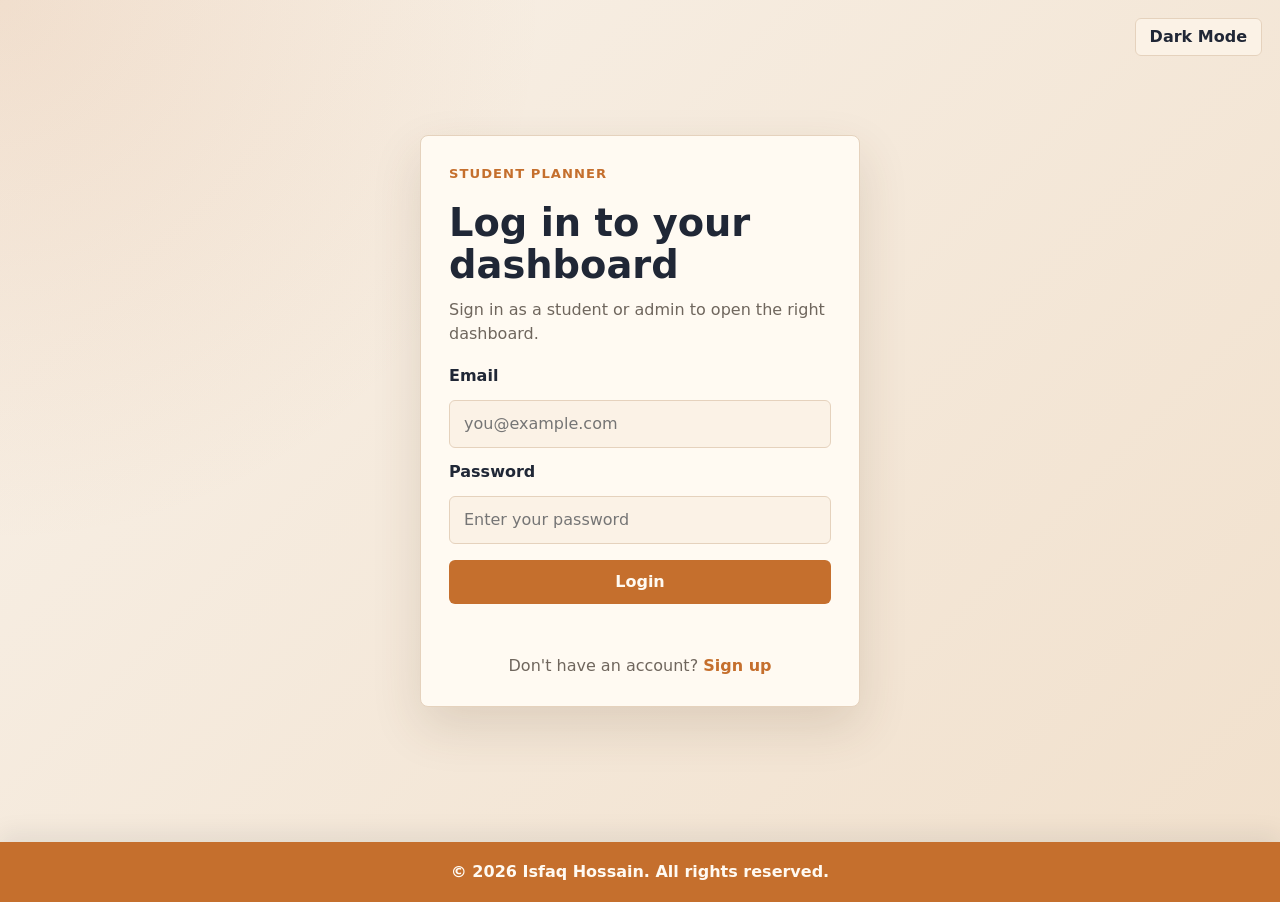
<file: index.html>
<!DOCTYPE html>
<html lang="en">
<head>
  <meta charset="UTF-8">
  <meta name="viewport" content="width=device-width, initial-scale=1.0">
  <title>Student Task Manager</title>
  <meta http-equiv="refresh" content="0; url=login.html">
</head>
<body>
  <script>
    window.location.href = "login.html";
  </script>
</body>
</html>
</file>
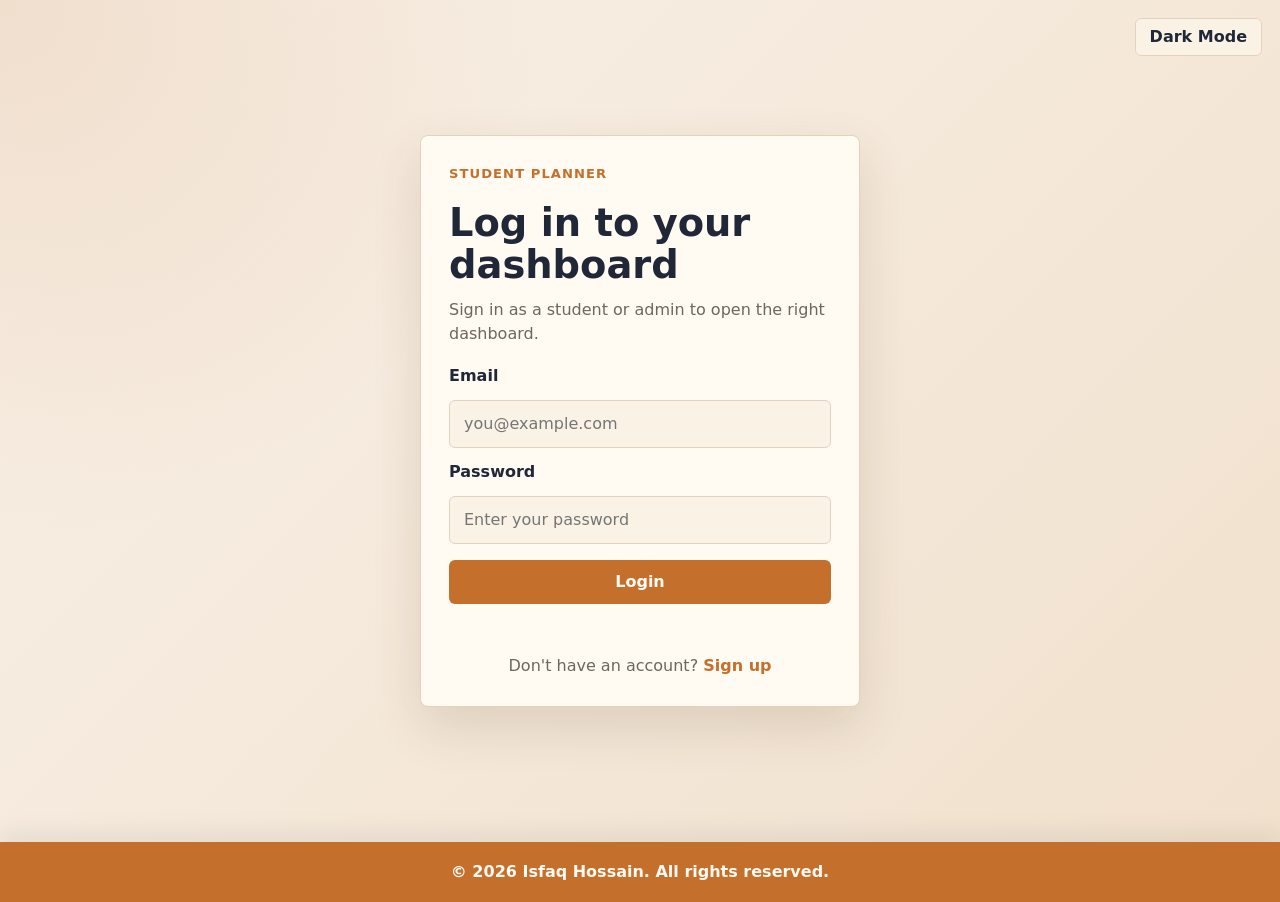
<file: admin.html>
<!DOCTYPE html>
<html lang="en">
<head>
  <meta charset="UTF-8">
  <meta name="viewport" content="width=device-width, initial-scale=1.0">
  <title>Admin Dashboard | Student Task Manager</title>
  <link rel="stylesheet" href="style.css">
</head>
<body>
  <main class="page-content">
    <div class="app admin-app">
      <section class="app-header" aria-labelledby="admin-page-title">
        <div>
          <p class="eyebrow">Student Planner Admin</p>
          <h1 id="admin-page-title">Admin Dashboard</h1>
          <p class="intro">Manage student accounts and review task progress across the app.</p>
        </div>
        <div class="user-controls">
          <button id="theme-toggle" class="theme-toggle" type="button" aria-pressed="false">Dark Mode</button>
          <p id="admin-welcome-message">Welcome, Admin</p>
          <button id="admin-logout-btn" class="logout-btn" type="button">Logout</button>
        </div>
      </section>

      <section class="admin-panel" aria-labelledby="admin-summary-title">
        <div class="section-heading-row">
          <div>
            <p class="section-kicker">Overview</p>
            <h2 id="admin-summary-title">Platform statistics</h2>
          </div>
        </div>

        <div class="admin-summary-grid" aria-label="Admin dashboard summary">
          <div class="summary-item"><span class="summary-label">Total Users</span><strong id="admin-total-users">0</strong></div>
          <div class="summary-item"><span class="summary-label">Active Users</span><strong id="admin-active-users">0</strong></div>
          <div class="summary-item"><span class="summary-label">Blocked Users</span><strong id="admin-blocked-users">0</strong></div>
          <div class="summary-item"><span class="summary-label">Total Tasks</span><strong id="admin-total-tasks">0</strong></div>
          <div class="summary-item"><span class="summary-label">Completed</span><strong id="admin-completed-tasks">0</strong></div>
          <div class="summary-item"><span class="summary-label">Pending</span><strong id="admin-pending-tasks">0</strong></div>
          <div class="summary-item"><span class="summary-label">Overdue</span><strong id="admin-overdue-tasks">0</strong></div>
          <div class="summary-item"><span class="summary-label">Deadline Soon</span><strong id="admin-deadline-soon-tasks">0</strong></div>
          <div class="summary-item"><span class="summary-label">High Priority</span><strong id="admin-high-priority-tasks">0</strong></div>
        </div>
      </section>

      <section class="admin-panel" aria-labelledby="admin-users-title">
        <div class="section-heading-row">
          <div>
            <p class="section-kicker">Users</p>
            <h2 id="admin-users-title">Student user management</h2>
          </div>
          <p class="section-note">Reset password sets a temporary password: 123456</p>
        </div>
        <div id="admin-user-list" class="admin-user-list" aria-live="polite"></div>
      </section>

      <section class="admin-panel" aria-labelledby="admin-log-title">
        <div class="section-heading-row">
          <div>
            <p class="section-kicker">Activity</p>
            <h2 id="admin-log-title">Recent admin activity</h2>
          </div>
        </div>
        <ul id="admin-log-list" class="admin-log-list">
          <li>No admin activity yet.</li>
        </ul>
      </section>
    </div>
  </main>

  <footer class="site-footer">
    <p>&copy; 2026 Isfaq Hossain. All rights reserved.</p>
  </footer>

  <script src="script.js"></script>
</body>
</html>
</file>
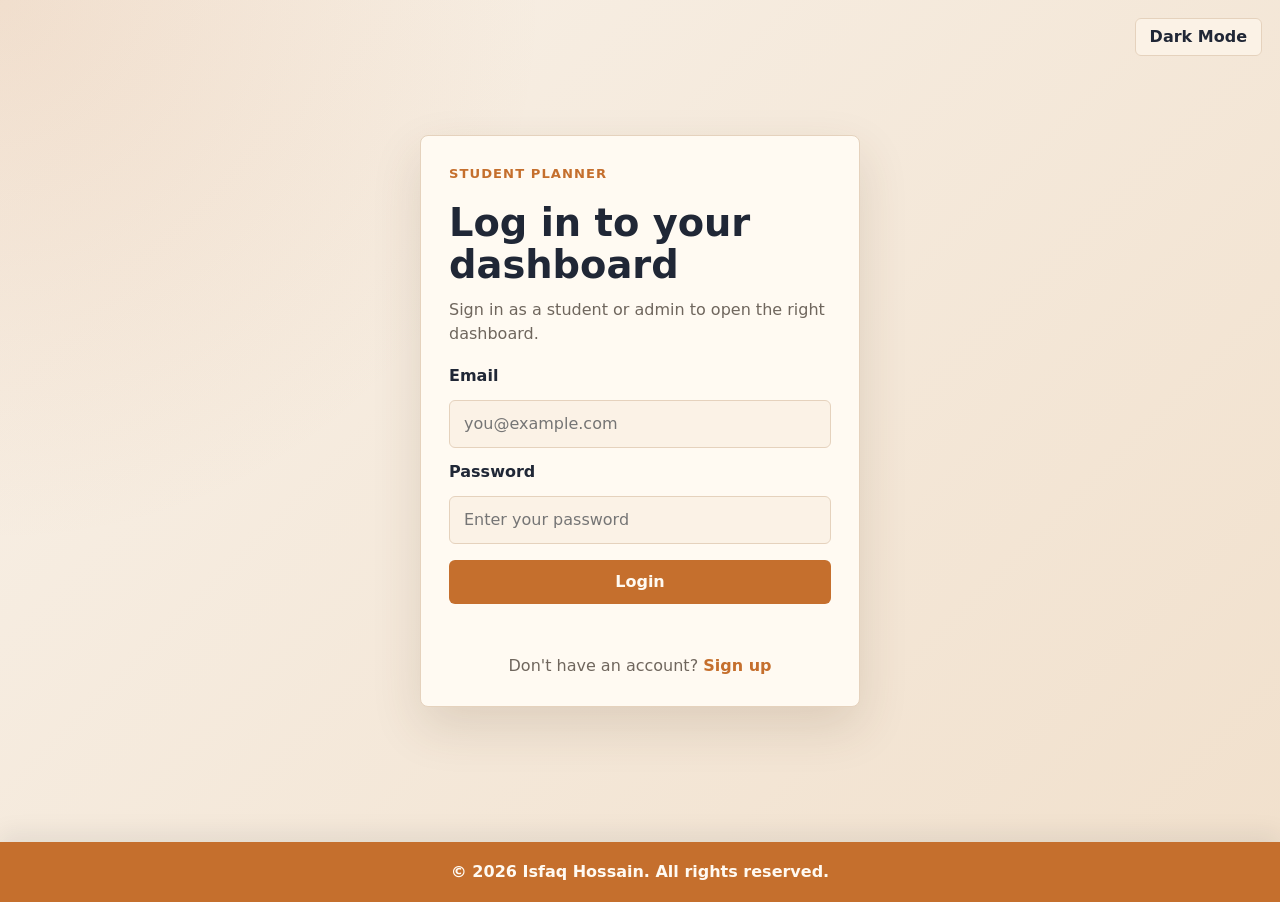
<file: dashboard.html>
<!DOCTYPE html>
<html lang="en">
<head>
  <meta charset="UTF-8">
  <meta name="viewport" content="width=device-width, initial-scale=1.0">
  <title>Dashboard | Student Task Manager</title>
  <link rel="stylesheet" href="style.css">
</head>
<body>
  <main class="page-content">
    <div class="app">
      <section class="app-header" aria-labelledby="page-title">
        <div>
          <p class="eyebrow">Student Planner</p>
          <h1 id="page-title">Task Manager</h1>
          <p class="intro">Keep assignments, study sessions, and reminders organized in one simple list.</p>
        </div>
        <div class="user-controls">
          <button id="theme-toggle" class="theme-toggle" type="button" aria-pressed="false">Dark Mode</button>
          <p id="welcome-message">Welcome, Student</p>
          <div class="dashboard-action-stack">
            <button id="logout-btn" class="logout-btn" type="button">Logout</button>
            <button id="statistics-btn" class="secondary-nav-btn" type="button">Statistics</button>
          </div>
        </div>
      </section>

      <section class="profile-panel" aria-labelledby="profile-title">
        <div>
          <p class="section-kicker">Profile</p>
          <h2 id="profile-title">Student account</h2>
          <p id="profile-email" class="profile-email">student@example.com</p>
        </div>
        <form id="profile-form" class="profile-form">
          <label for="profile-name-input">Name</label>
          <div class="profile-edit-row">
            <input id="profile-name-input" type="text" autocomplete="name">
            <button type="submit">Update Name</button>
          </div>
          <p id="profile-message" class="form-message" aria-live="polite"></p>
        </form>
        <dl class="profile-stats" aria-label="Profile task statistics">
          <div>
            <dt>Total Tasks</dt>
            <dd id="profile-total-count">0</dd>
          </div>
          <div>
            <dt>Completed</dt>
            <dd id="profile-completed-count">0</dd>
          </div>
          <div>
            <dt>Pending</dt>
            <dd id="profile-pending-count">0</dd>
          </div>
          <div>
            <dt>Account Created</dt>
            <dd id="profile-created-date">Not available</dd>
          </div>
        </dl>
      </section>

      <section class="task-panel" aria-label="Task manager">
        <form id="task-form" class="task-form">
          <label for="task-input">Add a new task</label>
          <div class="input-row">
            <input
              id="task-input"
              type="text"
              placeholder="Example: Finish math homework"
              autocomplete="off"
            >
            <select id="priority-input" aria-label="Task priority">
              <option value="low">Low</option>
              <option value="medium" selected>Medium</option>
              <option value="high">High</option>
            </select>
            <select id="category-input" aria-label="Task category">
              <option value="assignment">Assignment</option>
              <option value="homework">Homework</option>
              <option value="study-session">Study Session</option>
              <option value="project">Project</option>
            </select>
            <input
              id="due-date-input"
              type="date"
              aria-label="Due date"
            >
            <button id="task-submit-btn" type="submit">Add Task</button>
          </div>
          <label class="notes-label" for="task-notes-input">Description / Notes (optional)</label>
          <textarea
            id="task-notes-input"
            rows="3"
            placeholder="Add extra details, links, chapter numbers, or reminders"
          ></textarea>
          <p id="form-message" class="form-message" aria-live="polite"></p>
        </form>

        <div class="summary-grid" aria-label="Task summary">
          <div class="summary-item">
            <span class="summary-label">Total</span>
            <strong id="total-count">0</strong>
          </div>
          <div class="summary-item">
            <span class="summary-label">Completed</span>
            <strong id="completed-count">0</strong>
          </div>
          <div class="summary-item">
            <span class="summary-label">Pending</span>
            <strong id="pending-count">0</strong>
          </div>
          <div class="summary-item">
            <span class="summary-label">Overdue</span>
            <strong id="overdue-count">0</strong>
          </div>
          <div class="summary-item">
            <span class="summary-label">Deadline Soon</span>
            <strong id="deadline-soon-count">0</strong>
          </div>
          <div class="summary-item">
            <span class="summary-label">High Priority</span>
            <strong id="high-priority-count">0</strong>
          </div>
        </div>

        <div class="dashboard-tools" aria-label="Search and sort tasks">
          <label for="task-search">
            Search
            <input
              id="task-search"
              type="search"
              placeholder="Search title, category, or priority"
              autocomplete="off"
            >
          </label>
          <label for="task-sort">
            Sort
            <select id="task-sort">
              <option value="newest">Newest first</option>
              <option value="oldest">Oldest first</option>
              <option value="deadline-nearest">Deadline nearest first</option>
              <option value="deadline-farthest">Deadline farthest first</option>
              <option value="priority-high">Priority high to low</option>
              <option value="priority-low">Priority low to high</option>
              <option value="pending">Pending first</option>
              <option value="completed">Completed first</option>
            </select>
          </label>
        </div>

        <div class="toolbar">
          <div class="filters" aria-label="Filter tasks">
            <button class="filter-btn active" type="button" data-filter="all" aria-pressed="true">All</button>
            <button class="filter-btn" type="button" data-filter="pending" aria-pressed="false">Pending</button>
            <button class="filter-btn" type="button" data-filter="completed" aria-pressed="false">Completed</button>
          </div>
          <label class="category-filter-label" for="category-filter">
            Category
            <select id="category-filter">
              <option value="all">All Categories</option>
              <option value="assignment">Assignment</option>
              <option value="homework">Homework</option>
              <option value="study-session">Study Session</option>
              <option value="project">Project</option>
            </select>
          </label>
          <p id="task-count" class="task-count">0 tasks</p>
        </div>

        <ul id="task-list" class="task-list" aria-label="Tasks"></ul>

        <p id="empty-state" class="empty-state">No tasks yet. Add your first task above.</p>
      </section>
    </div>
  </main>

  <footer class="site-footer">
    <p>&copy; 2026 Isfaq Hossain. All rights reserved.</p>
  </footer>

  <script src="script.js"></script>
</body>
</html>
</file>
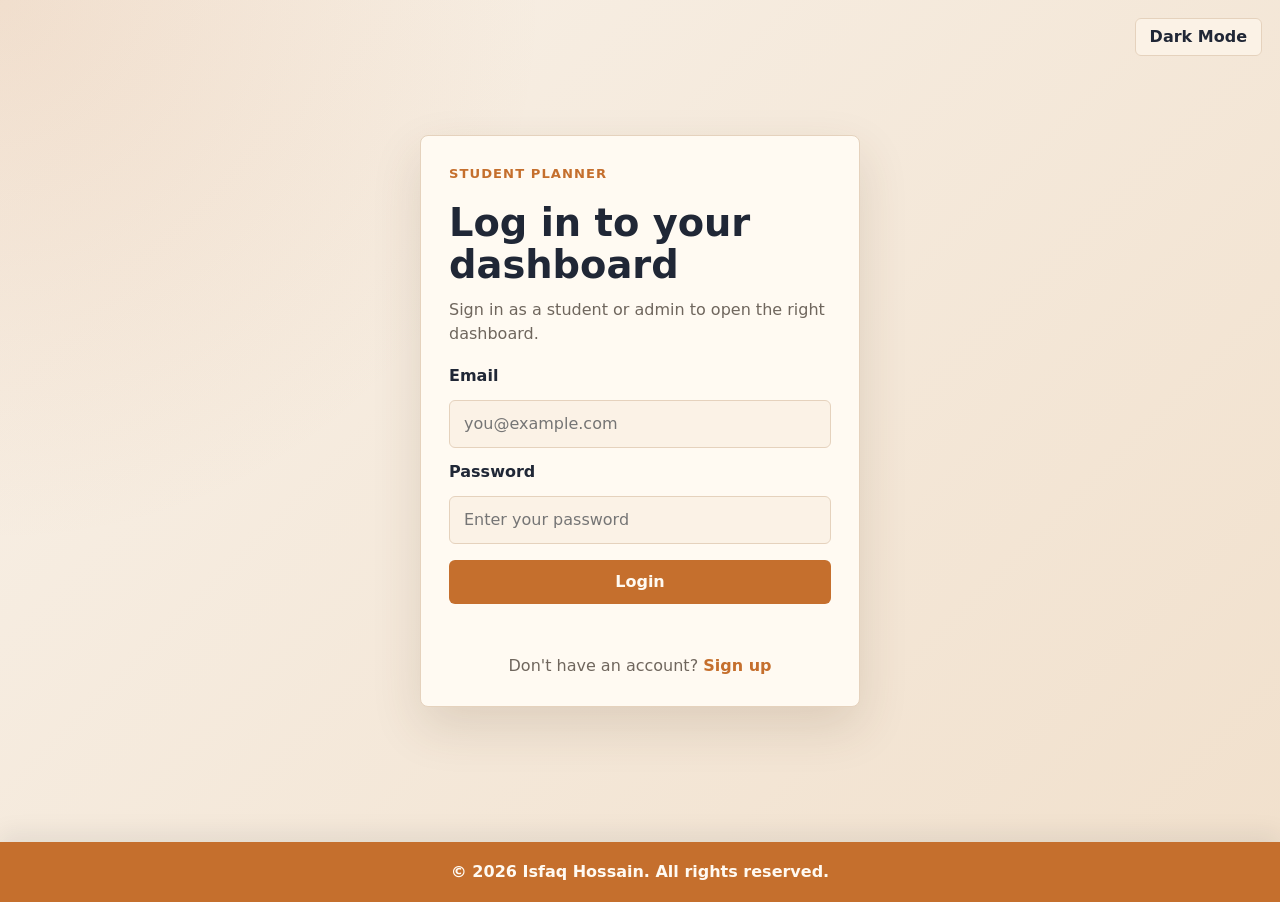
<file: login.html>
<!DOCTYPE html>
<html lang="en">
<head>
  <meta charset="UTF-8">
  <meta name="viewport" content="width=device-width, initial-scale=1.0">
  <title>Login | Student Task Manager</title>
  <link rel="stylesheet" href="style.css">
</head>
<body>
  <button id="theme-toggle" class="theme-toggle auth-theme-toggle" type="button" aria-pressed="false">Dark Mode</button>

  <main class="page-content">
    <section class="login-view" aria-labelledby="login-title">
      <form id="login-form" class="login-card">
        <p class="eyebrow">Student Planner</p>
        <h1 id="login-title">Log in to your dashboard</h1>
        <p class="login-intro">Sign in as a student or admin to open the right dashboard.</p>

        <label for="email-input">Email</label>
        <input
          id="email-input"
          type="email"
          placeholder="you@example.com"
          autocomplete="email"
        >

        <label for="password-input">Password</label>
        <input
          id="password-input"
          type="password"
          placeholder="Enter your password"
          autocomplete="current-password"
        >

        <button type="submit">Login</button>
        <p id="login-message" class="login-message" aria-live="polite"></p>
        <p class="auth-switch">
          Don't have an account?
          <button id="show-signup-btn" type="button">Sign up</button>
        </p>
      </form>
    </section>
  </main>

  <footer class="site-footer">
    <p>&copy; 2026 Isfaq Hossain. All rights reserved.</p>
  </footer>

  <script src="script.js"></script>
</body>
</html>
</file>
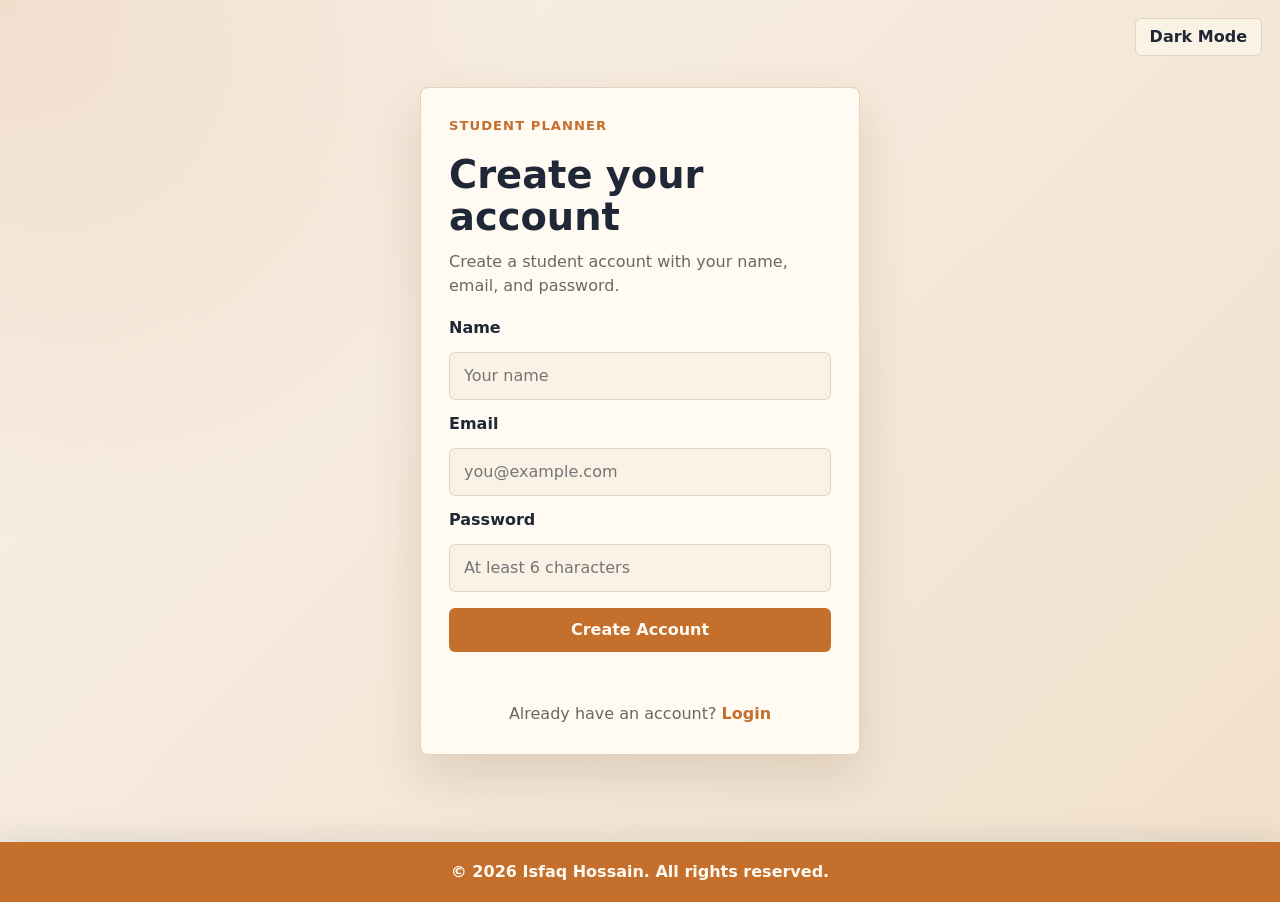
<file: signup.html>
<!DOCTYPE html>
<html lang="en">
<head>
  <meta charset="UTF-8">
  <meta name="viewport" content="width=device-width, initial-scale=1.0">
  <title>Sign Up | Student Task Manager</title>
  <link rel="stylesheet" href="style.css">
</head>
<body>
  <button id="theme-toggle" class="theme-toggle auth-theme-toggle" type="button" aria-pressed="false">Dark Mode</button>

  <main class="page-content">
    <section class="login-view" aria-labelledby="signup-title">
      <form id="signup-form" class="login-card">
        <p class="eyebrow">Student Planner</p>
        <h1 id="signup-title">Create your account</h1>
        <p class="login-intro">Create a student account with your name, email, and password.</p>

        <label for="signup-name-input">Name</label>
        <input
          id="signup-name-input"
          type="text"
          placeholder="Your name"
          autocomplete="name"
        >

        <label for="signup-email-input">Email</label>
        <input
          id="signup-email-input"
          type="email"
          placeholder="you@example.com"
          autocomplete="email"
        >

        <label for="signup-password-input">Password</label>
        <input
          id="signup-password-input"
          type="password"
          placeholder="At least 6 characters"
          autocomplete="new-password"
        >

        <button type="submit">Create Account</button>
        <p id="signup-message" class="login-message" aria-live="polite"></p>
        <p class="auth-switch">
          Already have an account?
          <button id="show-login-btn" type="button">Login</button>
        </p>
      </form>
    </section>
  </main>

  <footer class="site-footer">
    <p>&copy; 2026 Isfaq Hossain. All rights reserved.</p>
  </footer>

  <script src="script.js"></script>
</body>
</html>
</file>
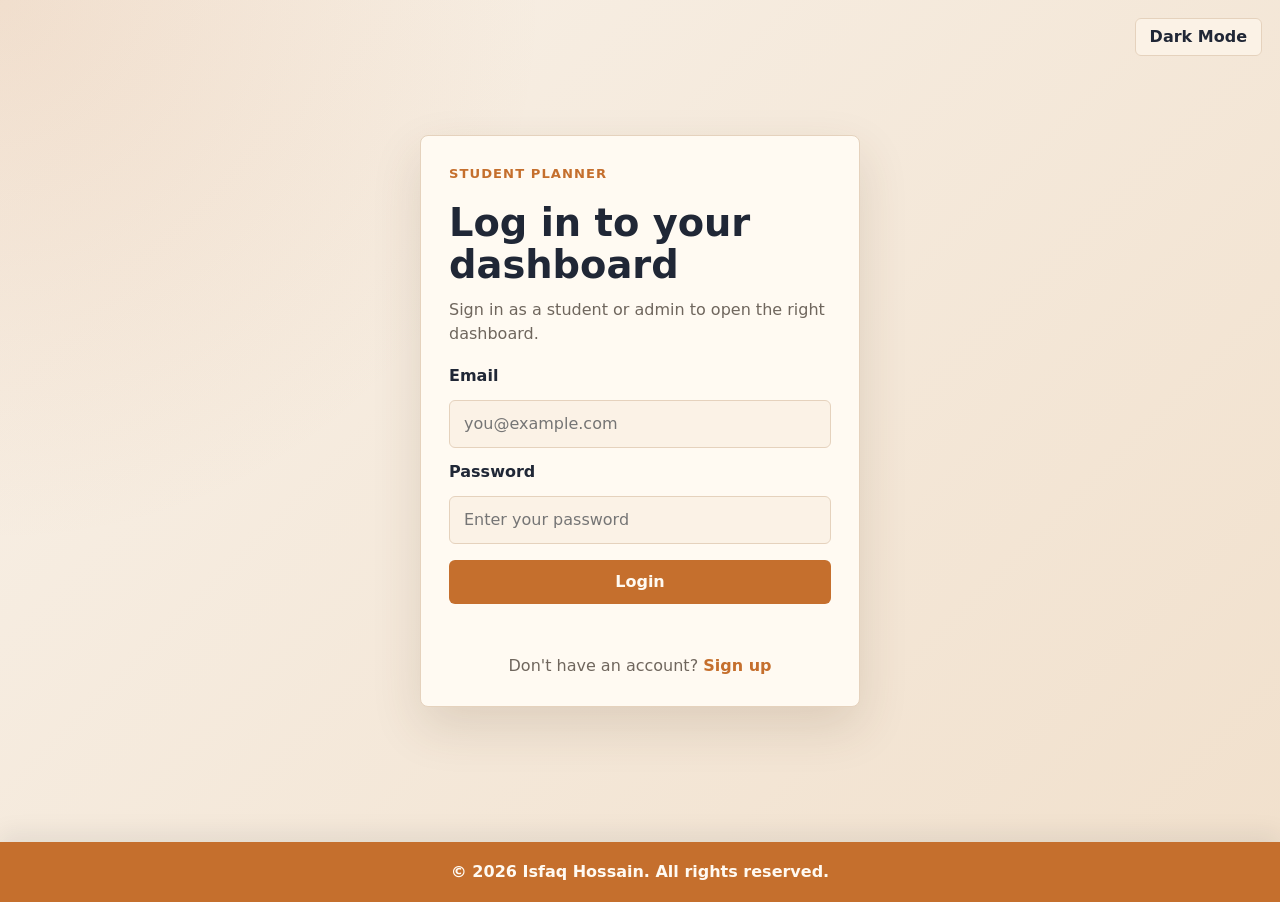
<file: statistics.html>
<!DOCTYPE html>
<html lang="en">
<head>
  <meta charset="UTF-8">
  <meta name="viewport" content="width=device-width, initial-scale=1.0">
  <title>Productivity Statistics | Student Task Manager</title>
  <link rel="stylesheet" href="style.css">
</head>
<body>
  <main class="page-content">
    <div class="app">
      <section class="app-header" aria-labelledby="statistics-title">
        <div>
          <p class="eyebrow">Student Planner</p>
          <h1 id="statistics-title">Productivity Statistics</h1>
          <p id="statistics-welcome-message" class="intro">Statistics for Student</p>
        </div>
        <div class="user-controls">
          <button id="theme-toggle" class="theme-toggle" type="button" aria-pressed="false">Dark Mode</button>
          <button id="back-dashboard-btn" class="secondary-nav-btn" type="button">Back to Dashboard</button>
          <button id="statistics-logout-btn" class="logout-btn" type="button">Logout</button>
        </div>
      </section>

      <section class="progress-panel statistics-page-panel" aria-labelledby="progress-title">
        <div class="section-heading-row">
          <div>
            <p class="section-kicker">Analytics</p>
            <h2 id="progress-title">Student productivity</h2>
          </div>
          <p class="section-note">Based on your completed tasks.</p>
        </div>

        <div class="progress-grid analytics-summary-grid" aria-label="Student progress statistics">
          <div class="summary-item stat-card-orange">
            <span class="summary-label">Total Tasks</span>
            <strong id="progress-total">0</strong>
          </div>
          <div class="summary-item stat-card-green">
            <span class="summary-label">Completed</span>
            <strong id="progress-completed">0</strong>
          </div>
          <div class="summary-item stat-card-amber">
            <span class="summary-label">Pending</span>
            <strong id="progress-pending">0</strong>
          </div>
          <div class="summary-item stat-card-red">
            <span class="summary-label">Overdue</span>
            <strong id="progress-overdue">0</strong>
          </div>
          <div class="summary-item accent-stat">
            <span class="summary-label">Completion Rate</span>
            <strong id="progress-completion-rate">0%</strong>
          </div>
          <div class="summary-item">
            <span class="summary-label">Completed Today</span>
            <strong id="progress-today">0</strong>
          </div>
          <div class="summary-item">
            <span class="summary-label">This Week</span>
            <strong id="progress-week">0</strong>
          </div>
          <div class="summary-item">
            <span class="summary-label">This Month</span>
            <strong id="progress-month">0</strong>
          </div>
          <div class="summary-item">
            <span class="summary-label">High Priority Done</span>
            <strong id="progress-high-priority-completed">0</strong>
          </div>
        </div>

        <div class="analytics-visual-grid">
          <div class="chart-card completion-chart-card">
            <div class="chart-card-header">
              <div>
                <span class="chart-label">Completion split</span>
                <h3>Task completion</h3>
              </div>
              <span id="completion-chart-caption" class="chart-caption">0 completed / 0 pending</span>
            </div>
            <div
              id="completion-donut"
              class="completion-donut"
              style="--completed-slice: 0%;"
              aria-label="0 percent completed"
            >
              <div class="donut-center">
                <strong id="donut-rate">0%</strong>
                <span>Completed</span>
              </div>
            </div>
            <div class="chart-legend">
              <span><i class="legend-completed"></i>Completed</span>
              <span><i class="legend-pending"></i>Pending</span>
            </div>
          </div>

          <div class="chart-card productivity-chart-card">
            <div class="chart-card-header">
              <div>
                <span class="chart-label">Recent work</span>
                <h3>Productivity</h3>
              </div>
            </div>
            <div id="productivity-bars" class="productivity-bars" aria-label="Recent productivity bars">
              <div class="productivity-bar-row">
                <span>Today</span>
                <div class="productivity-track"><div class="productivity-fill productivity-today" style="width: 0%;"></div></div>
                <strong id="productivity-today-count">0</strong>
              </div>
              <div class="productivity-bar-row">
                <span>This Week</span>
                <div class="productivity-track"><div class="productivity-fill productivity-week" style="width: 0%;"></div></div>
                <strong id="productivity-week-count">0</strong>
              </div>
              <div class="productivity-bar-row">
                <span>This Month</span>
                <div class="productivity-track"><div class="productivity-fill productivity-month" style="width: 0%;"></div></div>
                <strong id="productivity-month-count">0</strong>
              </div>
            </div>
            <p id="productivity-empty" class="chart-empty">No completed tasks yet</p>
          </div>
        </div>

        <div class="analytics-bottom-grid">
          <div class="chart-card category-chart-card">
            <div class="chart-card-header">
              <div>
                <span class="chart-label">Completed by category</span>
                <h3>Category progress</h3>
              </div>
            </div>
            <div id="category-progress-list" class="category-bar-list">
              <p class="chart-empty">No category progress yet</p>
            </div>
          </div>
        </div>
      </section>
    </div>
  </main>

  <footer class="site-footer">
    <p>&copy; 2026 Isfaq Hossain. All rights reserved.</p>
  </footer>

  <script src="script.js"></script>
</body>
</html>
</file>
<file: style.css>
/* Reset default spacing so the layout is easier to control. */
* {
  box-sizing: border-box;
  margin: 0;
  padding: 0;
}

:root {
  --bg: #f8f1e8;
  --bg-accent: #f1e0cc;
  --panel: #fffaf2;
  --panel-soft: #fbf2e6;
  --surface: #fff7ed;
  --text: #202736;
  --muted: #6f665d;
  --line: #e5d2bd;
  --primary: #c56f2d;
  --primary-dark: #a85b22;
  --primary-soft: #f7dfc5;
  --success: #287a55;
  --success-soft: #e7f3ea;
  --danger: #b9473f;
  --danger-soft: #fae8e5;
  --warning: #a26213;
  --warning-soft: #f8e7c5;
  --shadow: 0 20px 50px rgba(82, 54, 28, 0.14);
}

body.dark-mode {
  --bg: #181512;
  --bg-accent: #27201a;
  --panel: #211d19;
  --panel-soft: #2b251f;
  --surface: #302821;
  --text: #f7efe4;
  --muted: #c8b6a4;
  --line: #4a3b2e;
  --primary: #de8a45;
  --primary-dark: #f0a45f;
  --primary-soft: #49301f;
  --success: #83d6a9;
  --success-soft: #21382b;
  --danger: #f09a90;
  --danger-soft: #442724;
  --warning: #f2bb63;
  --warning-soft: #46321a;
  --shadow: 0 20px 50px rgba(0, 0, 0, 0.34);
}

body {
  min-height: 100vh;
  font-family: system-ui, -apple-system, BlinkMacSystemFont, "Segoe UI", Arial, Helvetica, sans-serif;
  background:
    radial-gradient(circle at top left, rgba(197, 111, 45, 0.14), transparent 34rem),
    linear-gradient(135deg, var(--bg) 0%, var(--bg-accent) 100%);
  color: var(--text);
  line-height: 1.5;
  display: flex;
  flex-direction: column;
}

button,
input,
select {
  font: inherit;
}

button {
  border: 0;
  cursor: pointer;
  transition: background-color 160ms ease, color 160ms ease, border-color 160ms ease, transform 160ms ease;
}

textarea {
  font: inherit;
  resize: vertical;
}

.hidden {
  display: none;
}

.page-content {
  flex: 1;
}

.login-view {
  align-items: center;
  display: flex;
  justify-content: center;
  min-height: calc(100vh - 58px);
  padding: 48px 20px;
}

.login-card {
  width: min(440px, 100%);
  background: var(--panel);
  border: 1px solid var(--line);
  border-radius: 8px;
  box-shadow: var(--shadow);
  display: grid;
  gap: 12px;
  padding: 28px;
}

.login-card h1 {
  font-size: clamp(1.8rem, 6vw, 2.4rem);
}

.login-intro {
  color: var(--muted);
  margin-bottom: 6px;
}

.login-card label {
  font-weight: 700;
}

.login-card input {
  width: 100%;
  min-height: 48px;
  border: 1px solid var(--line);
  border-radius: 6px;
  background: var(--panel-soft);
  color: var(--text);
  padding: 0 14px;
}

.login-card input:focus {
  border-color: var(--primary);
  background: var(--surface);
  outline: none;
}

.login-card button,
.logout-btn {
  min-height: 44px;
  border-radius: 6px;
  padding: 0 16px;
  font-weight: 700;
}

.login-card button {
  background: var(--primary);
  color: #fffaf2;
  margin-top: 4px;
}

.login-card button:hover,
.logout-btn:hover {
  background: var(--primary-dark);
}

.login-message {
  min-height: 22px;
  color: var(--danger);
  font-size: 0.92rem;
}

.login-message.success {
  color: var(--success);
}

.auth-switch {
  color: var(--muted);
  text-align: center;
}

.auth-switch button {
  min-height: auto;
  background: transparent;
  color: var(--primary);
  padding: 0;
  font-weight: 800;
}

.auth-switch button:hover {
  background: transparent;
  color: var(--primary-dark);
}

button:focus-visible,
input:focus-visible,
select:focus-visible,
textarea:focus-visible {
  outline: 3px solid rgba(197, 111, 45, 0.24);
  outline-offset: 2px;
}

.app {
  width: min(1120px, 100%);
  margin: 0 auto;
  padding: 52px 20px;
}

.app-header {
  display: flex;
  justify-content: space-between;
  align-items: flex-start;
  gap: 24px;
  margin-bottom: 26px;
}

.user-controls {
  display: flex;
  align-items: center;
  gap: 12px;
  flex-wrap: wrap;
  justify-content: flex-end;
}

.user-controls p {
  color: var(--muted);
  font-weight: 700;
}

.dashboard-action-stack {
  display: grid;
  gap: 8px;
  min-width: 140px;
}

.dashboard-action-stack .logout-btn,
.dashboard-action-stack .secondary-nav-btn {
  width: 100%;
}

.logout-btn {
  background: var(--primary);
  color: #fffaf2;
}

.secondary-nav-btn {
  min-height: 38px;
  border: 1px solid var(--primary);
  border-radius: 6px;
  background: var(--primary-soft);
  color: var(--primary-dark);
  font-weight: 800;
  padding: 0 14px;
}

.secondary-nav-btn:hover {
  background: var(--primary);
  color: #fffaf2;
}

.theme-toggle {
  min-height: 38px;
  border: 1px solid var(--line);
  border-radius: 6px;
  background: var(--panel-soft);
  color: var(--text);
  font-weight: 800;
  padding: 0 14px;
}

.theme-toggle:hover {
  border-color: var(--primary);
  color: var(--primary-dark);
}

.auth-theme-toggle {
  position: fixed;
  right: 18px;
  top: 18px;
  z-index: 2;
}

.eyebrow {
  color: var(--primary);
  font-size: 0.82rem;
  font-weight: 700;
  letter-spacing: 0.08em;
  text-transform: uppercase;
}

h1 {
  margin-top: 6px;
  font-size: clamp(2rem, 5vw, 3.1rem);
  line-height: 1.1;
}

.intro {
  max-width: 650px;
  margin-top: 10px;
  color: var(--muted);
  font-size: 1.04rem;
}

.task-panel,
.progress-panel,
.admin-panel {
  background: var(--panel);
  border: 1px solid var(--line);
  border-radius: 8px;
  box-shadow: var(--shadow);
  padding: 26px;
}

.progress-panel,
.admin-panel {
  margin-bottom: 18px;
}

.profile-panel {
  display: grid;
  grid-template-columns: minmax(180px, 1fr) minmax(260px, 1.25fr);
  gap: 20px;
  align-items: start;
  background: var(--panel);
  border: 1px solid var(--line);
  border-radius: 8px;
  box-shadow: var(--shadow);
  margin-bottom: 18px;
  padding: 22px;
}

.section-kicker {
  color: var(--primary);
  font-size: 0.78rem;
  font-weight: 800;
  text-transform: uppercase;
}

.section-heading-row {
  display: flex;
  justify-content: space-between;
  gap: 16px;
  align-items: flex-start;
  margin-bottom: 16px;
}

.section-heading-row h2 {
  font-size: 1.35rem;
  margin-top: 4px;
}

.section-note {
  color: var(--muted);
  font-size: 0.9rem;
  font-weight: 700;
  max-width: 280px;
  text-align: right;
}

.profile-panel h2 {
  font-size: 1.35rem;
  margin-top: 4px;
}

.profile-email {
  color: var(--muted);
  overflow-wrap: anywhere;
}

.profile-form {
  display: grid;
  gap: 8px;
}

.profile-form label {
  font-weight: 800;
}

.profile-edit-row {
  display: grid;
  grid-template-columns: 1fr auto;
  gap: 10px;
}

.profile-edit-row input,
.profile-edit-row button {
  min-height: 44px;
  border-radius: 6px;
}

.profile-edit-row input {
  width: 100%;
  border: 1px solid var(--line);
  background: var(--panel-soft);
  color: var(--text);
  padding: 0 14px;
}

.profile-edit-row input:focus {
  border-color: var(--primary);
  background: var(--surface);
  outline: none;
}

.profile-edit-row button {
  background: var(--primary);
  color: #fffaf2;
  font-weight: 800;
  padding: 0 14px;
}

.profile-stats {
  grid-column: 1 / -1;
  display: grid;
  grid-template-columns: repeat(4, 1fr);
  gap: 10px;
}

.profile-stats div {
  border: 1px solid var(--line);
  border-radius: 8px;
  background: var(--panel-soft);
  padding: 12px;
}

.profile-stats dt {
  color: var(--muted);
  font-size: 0.78rem;
  font-weight: 800;
  text-transform: uppercase;
}

.profile-stats dd {
  color: var(--text);
  font-size: 1.2rem;
  font-weight: 900;
  margin-top: 2px;
}

.task-form label {
  display: block;
  margin-bottom: 8px;
  font-weight: 700;
}

.input-row {
  display: grid;
  grid-template-columns: minmax(220px, 1fr) 130px 160px 150px auto;
  gap: 12px;
  align-items: stretch;
}

.task-form input,
.task-form select,
.task-form textarea {
  width: 100%;
  border: 1px solid var(--line);
  border-radius: 6px;
  background: var(--panel-soft);
  color: var(--text);
}

.task-form input,
.task-form select {
  min-height: 50px;
  padding: 0 16px;
}

.task-form textarea {
  min-height: 88px;
  padding: 12px 16px;
}

.task-form input:focus,
.task-form select:focus,
.task-form textarea:focus {
  border-color: var(--primary);
  background: var(--surface);
  outline: none;
}

.task-form select {
  cursor: pointer;
}

.task-form button,
.filter-btn,
.edit-btn,
.delete-btn {
  min-height: 44px;
  border-radius: 6px;
  padding: 0 16px;
  font-weight: 700;
}

.task-form button {
  background: var(--primary);
  color: #fffaf2;
  box-shadow: 0 10px 22px rgba(197, 111, 45, 0.24);
}

.task-form button:hover {
  background: var(--primary-dark);
  transform: translateY(-1px);
}

.form-message {
  min-height: 24px;
  margin-top: 8px;
  color: var(--danger);
  font-size: 0.92rem;
}

.form-message.success {
  color: var(--success);
}

.notes-label {
  margin-top: 14px;
}

.summary-grid {
  display: grid;
  grid-template-columns: repeat(6, 1fr);
  gap: 12px;
  margin-top: 14px;
  border-top: 1px solid var(--line);
  padding-top: 18px;
}

.progress-grid,
.admin-summary-grid {
  display: grid;
  gap: 12px;
}

.progress-grid {
  grid-template-columns: repeat(3, 1fr);
}

.admin-summary-grid {
  grid-template-columns: repeat(3, 1fr);
}

.accent-stat {
  border-color: var(--primary);
  background: var(--primary-soft);
}

.stat-card-orange {
  border-color: rgba(197, 111, 45, 0.32);
  background: linear-gradient(135deg, var(--panel-soft), rgba(247, 223, 197, 0.8));
}

.stat-card-green {
  border-color: rgba(40, 122, 85, 0.25);
  background: linear-gradient(135deg, var(--panel-soft), var(--success-soft));
}

.stat-card-amber {
  border-color: rgba(162, 98, 19, 0.26);
  background: linear-gradient(135deg, var(--panel-soft), var(--warning-soft));
}

.stat-card-red {
  border-color: rgba(185, 71, 63, 0.22);
  background: linear-gradient(135deg, var(--panel-soft), var(--danger-soft));
}

.analytics-visual-grid,
.analytics-bottom-grid {
  display: grid;
  gap: 14px;
  margin-top: 14px;
}

.analytics-visual-grid {
  grid-template-columns: minmax(280px, 0.9fr) minmax(320px, 1.1fr);
}

.analytics-bottom-grid {
  grid-template-columns: 1fr;
}

.chart-card {
  border: 1px solid var(--line);
  border-radius: 8px;
  background: var(--panel-soft);
  padding: 18px;
}

.chart-card-header {
  display: flex;
  justify-content: space-between;
  gap: 14px;
  align-items: flex-start;
  margin-bottom: 14px;
}

.chart-label,
.chart-caption {
  color: var(--muted);
  font-size: 0.8rem;
  font-weight: 800;
}

.chart-label {
  text-transform: uppercase;
}

.chart-card h3 {
  color: var(--text);
  font-size: 1.12rem;
  margin-top: 2px;
}

.chart-caption {
  text-align: right;
}

.completion-chart-card {
  display: grid;
  justify-items: center;
}

.completion-chart-card .chart-card-header {
  width: 100%;
}

.completion-donut {
  --completed-slice: 0%;
  width: min(230px, 70vw);
  aspect-ratio: 1;
  border-radius: 50%;
  background:
    conic-gradient(
      var(--success) var(--completed-slice),
      var(--warning-soft) 0
    );
  display: grid;
  place-items: center;
  margin: 6px auto 12px;
  position: relative;
  box-shadow: inset 0 0 0 1px var(--line);
}

.completion-donut::after {
  content: "";
  width: 62%;
  aspect-ratio: 1;
  border-radius: 50%;
  background: var(--panel);
  border: 1px solid var(--line);
  position: absolute;
}

.donut-center {
  display: grid;
  gap: 1px;
  position: relative;
  z-index: 1;
  text-align: center;
}

.donut-center strong {
  color: var(--text);
  font-size: 2rem;
  line-height: 1;
}

.donut-center span {
  color: var(--muted);
  font-size: 0.82rem;
  font-weight: 800;
}

.chart-legend {
  display: flex;
  justify-content: center;
  gap: 14px;
  color: var(--muted);
  font-size: 0.86rem;
  font-weight: 800;
}

.chart-legend span {
  display: inline-flex;
  align-items: center;
  gap: 6px;
}

.chart-legend i {
  width: 10px;
  height: 10px;
  border-radius: 999px;
}

.legend-completed {
  background: var(--success);
}

.legend-pending {
  background: var(--warning-soft);
  border: 1px solid var(--warning);
}

.productivity-bars,
.category-bar-list {
  display: grid;
  gap: 12px;
}

.productivity-bar-row {
  display: grid;
  grid-template-columns: 90px 1fr 34px;
  gap: 10px;
  align-items: center;
}

.productivity-bar-row span,
.category-bar-label span {
  color: var(--muted);
  font-size: 0.9rem;
  font-weight: 800;
}

.productivity-bar-row strong,
.category-bar-label strong,
.category-bar-percent {
  color: var(--text);
  font-weight: 900;
}

.productivity-track,
.category-bar-track {
  min-height: 14px;
  border-radius: 999px;
  background: var(--surface);
  border: 1px solid var(--line);
  overflow: hidden;
}

.productivity-fill,
.category-bar-fill {
  min-height: 100%;
  border-radius: inherit;
  transition: width 180ms ease;
}

.productivity-today {
  background: var(--success);
}

.productivity-week {
  background: var(--primary);
}

.productivity-month {
  background: var(--warning);
}

.chart-empty {
  display: none;
  color: var(--muted);
  font-size: 0.92rem;
  font-weight: 800;
  margin-top: 10px;
}

.chart-empty.show,
.category-bar-list .chart-empty {
  display: block;
}

.category-bar-row {
  display: grid;
  grid-template-columns: minmax(120px, 0.85fr) minmax(160px, 1.25fr) 48px;
  gap: 10px;
  align-items: center;
  border: 1px solid var(--line);
  border-radius: 8px;
  background: var(--surface);
  padding: 10px;
}

.category-bar-row.top-category {
  border-color: var(--primary);
  box-shadow: 0 8px 18px rgba(197, 111, 45, 0.12);
}

.category-bar-label {
  display: grid;
  gap: 2px;
}

.category-assignment {
  background: var(--primary);
}

.category-homework {
  background: var(--success);
}

.category-study-session {
  background: #7b6ea8;
}

.category-project {
  background: var(--warning);
}


.summary-item {
  display: grid;
  gap: 3px;
  border: 1px solid var(--line);
  border-radius: 8px;
  background: var(--panel-soft);
  padding: 14px;
}

.summary-label {
  color: var(--muted);
  font-size: 0.82rem;
  font-weight: 700;
  text-transform: uppercase;
}

.summary-item strong {
  color: var(--text);
  font-size: 1.55rem;
  line-height: 1;
}

.dashboard-tools {
  display: grid;
  grid-template-columns: minmax(240px, 1fr) minmax(220px, 280px);
  gap: 12px;
  margin-top: 18px;
}

.dashboard-tools label {
  display: grid;
  gap: 8px;
  color: var(--muted);
  font-size: 0.9rem;
  font-weight: 700;
}

.dashboard-tools input,
.dashboard-tools select {
  width: 100%;
  min-height: 44px;
  border: 1px solid var(--line);
  border-radius: 6px;
  background: var(--panel-soft);
  color: var(--text);
  padding: 0 14px;
}

.dashboard-tools input:focus,
.dashboard-tools select:focus {
  border-color: var(--primary);
  background: var(--surface);
  outline: none;
}

.toolbar {
  display: flex;
  align-items: center;
  justify-content: space-between;
  gap: 16px;
  margin: 18px 0;
  flex-wrap: wrap;
}

.filters {
  display: flex;
  flex-wrap: wrap;
  gap: 8px;
  border: 1px solid var(--line);
  border-radius: 8px;
  background: var(--panel-soft);
  padding: 4px;
}

.filter-btn {
  background: transparent;
  color: var(--muted);
  min-height: 36px;
}

.filter-btn.active {
  background: var(--surface);
  color: var(--primary);
  box-shadow: 0 4px 14px rgba(82, 54, 28, 0.12);
}

.category-filter-label {
  display: flex;
  align-items: center;
  gap: 8px;
  color: var(--muted);
  font-size: 0.9rem;
  font-weight: 700;
}

.category-filter-label select {
  min-height: 38px;
  border: 1px solid var(--line);
  border-radius: 6px;
  background: var(--surface);
  color: var(--text);
  padding: 0 12px;
}

.task-count {
  color: var(--muted);
  font-weight: 700;
  white-space: nowrap;
}

.task-list {
  display: grid;
  gap: 12px;
  list-style: none;
}

.task-item {
  display: grid;
  grid-template-columns: auto 1fr auto;
  align-items: center;
  gap: 12px;
  border: 1px solid var(--line);
  border-radius: 8px;
  padding: 14px;
  background: var(--surface);
  box-shadow: 0 8px 20px rgba(82, 54, 28, 0.06);
  transition: border-color 160ms ease, box-shadow 160ms ease;
}

.task-item.overdue {
  border-color: #e6aaa4;
  background: var(--danger-soft);
}

.task-item:hover {
  border-color: #d3a276;
  box-shadow: 0 12px 26px rgba(82, 54, 28, 0.1);
}

.task-checkbox {
  width: 20px;
  height: 20px;
  accent-color: var(--success);
}

.task-text {
  overflow-wrap: anywhere;
  font-weight: 600;
}

.task-content {
  display: grid;
  gap: 8px;
}

.task-notes {
  max-width: 66ch;
  color: var(--muted);
  font-size: 0.95rem;
  overflow-wrap: anywhere;
  white-space: pre-wrap;
}

.task-meta {
  display: flex;
  flex-wrap: wrap;
  gap: 6px;
}

.meta-pill {
  border-radius: 999px;
  padding: 4px 9px;
  font-size: 0.78rem;
  font-weight: 700;
  line-height: 1.2;
}

.priority-low {
  background: var(--success-soft);
  color: var(--success);
}

.priority-medium {
  background: var(--primary-soft);
  color: var(--primary-dark);
}

.priority-high {
  background: var(--warning-soft);
  color: var(--warning);
}

.due-date {
  background: var(--panel-soft);
  color: var(--muted);
}

.time-left {
  background: var(--success-soft);
  color: var(--success);
}

.time-left.muted {
  background: var(--panel-soft);
  color: var(--muted);
}

.category-pill {
  background: var(--primary-soft);
  color: var(--primary-dark);
}

.overdue-label {
  background: var(--danger-soft);
  color: var(--danger);
}

.deadline-warning {
  background: var(--warning-soft);
  color: var(--warning);
}

.task-item.completed .task-text {
  color: var(--muted);
  text-decoration: line-through;
}

.task-item.completed .task-meta {
  opacity: 0.72;
}

.task-actions {
  display: flex;
  gap: 8px;
}

.edit-btn {
  background: var(--primary-soft);
  color: var(--primary-dark);
}

.edit-btn:hover {
  background: var(--primary);
  color: #fffaf2;
}

.subtask-area {
  display: grid;
  gap: 8px;
  border-top: 1px solid var(--line);
  margin-top: 4px;
  padding-top: 10px;
}

.subtask-progress {
  color: var(--muted);
  font-size: 0.86rem;
  font-weight: 800;
}

.subtask-list {
  display: grid;
  gap: 6px;
  list-style: none;
}

.subtask-item {
  display: grid;
  grid-template-columns: 1fr auto;
  gap: 8px;
  align-items: center;
  border: 1px solid var(--line);
  border-radius: 6px;
  background: var(--panel-soft);
  padding: 8px;
}

.subtask-item label {
  display: flex;
  align-items: center;
  gap: 8px;
  min-width: 0;
  color: var(--text);
}

.subtask-item span {
  overflow-wrap: anywhere;
}

.subtask-checkbox {
  width: 16px;
  height: 16px;
  accent-color: var(--primary);
  flex: 0 0 auto;
}

.delete-subtask-btn,
.add-subtask-btn {
  min-height: 34px;
  border-radius: 6px;
  font-size: 0.84rem;
  font-weight: 800;
  padding: 0 10px;
}

.delete-subtask-btn {
  background: var(--danger-soft);
  color: var(--danger);
}

.delete-subtask-btn:hover {
  background: var(--danger);
  color: #fffaf2;
}

.subtask-add-row {
  display: grid;
  grid-template-columns: 1fr auto;
  gap: 8px;
}

.subtask-input {
  width: 100%;
  min-height: 36px;
  border: 1px solid var(--line);
  border-radius: 6px;
  background: var(--panel-soft);
  color: var(--text);
  padding: 0 10px;
}

.subtask-input:focus {
  border-color: var(--primary);
  background: var(--surface);
  outline: none;
}

.add-subtask-btn {
  background: var(--primary-soft);
  color: var(--primary-dark);
}

.add-subtask-btn:hover {
  background: var(--primary);
  color: #fffaf2;
}

.delete-btn {
  background: var(--danger-soft);
  color: var(--danger);
  min-width: 86px;
}

.delete-btn:hover {
  background: var(--danger);
  color: #fffaf2;
}

.admin-user-list {
  display: grid;
  gap: 12px;
}

.admin-user-card {
  display: grid;
  gap: 14px;
  border: 1px solid var(--line);
  border-radius: 8px;
  background: var(--surface);
  padding: 16px;
}

.admin-user-main {
  display: flex;
  justify-content: space-between;
  gap: 14px;
  align-items: flex-start;
}

.admin-user-main h3 {
  font-size: 1.08rem;
}

.admin-user-main p {
  color: var(--muted);
  overflow-wrap: anywhere;
}

.status-pill {
  border-radius: 999px;
  font-size: 0.78rem;
  font-weight: 900;
  padding: 5px 10px;
  white-space: nowrap;
}

.status-active {
  background: var(--success-soft);
  color: var(--success);
}

.status-blocked {
  background: var(--danger-soft);
  color: var(--danger);
}

.admin-user-details {
  display: grid;
  grid-template-columns: repeat(4, 1fr);
  gap: 8px;
}

.admin-user-details div {
  border: 1px solid var(--line);
  border-radius: 6px;
  background: var(--panel-soft);
  padding: 9px;
}

.admin-user-details dt {
  color: var(--muted);
  font-size: 0.72rem;
  font-weight: 800;
  text-transform: uppercase;
}

.admin-user-details dd {
  color: var(--text);
  font-weight: 800;
  margin-top: 2px;
  overflow-wrap: anywhere;
}

.admin-actions {
  display: flex;
  flex-wrap: wrap;
  gap: 8px;
}

.admin-actions button {
  min-height: 38px;
  border-radius: 6px;
  font-weight: 800;
  padding: 0 12px;
}

.warning-action {
  background: var(--warning-soft);
  color: var(--warning);
}

.warning-action:hover {
  background: var(--warning);
  color: #fffaf2;
}

.success-action {
  background: var(--success-soft);
  color: var(--success);
}

.success-action:hover {
  background: var(--success);
  color: #fffaf2;
}

.secondary-action {
  background: var(--primary-soft);
  color: var(--primary-dark);
}

.secondary-action:hover {
  background: var(--primary);
  color: #fffaf2;
}

.danger-action {
  background: var(--danger-soft);
  color: var(--danger);
}

.danger-action:hover {
  background: var(--danger);
  color: #fffaf2;
}

.admin-log-list {
  display: grid;
  gap: 8px;
  list-style: none;
}

.admin-log-list li {
  display: flex;
  justify-content: space-between;
  gap: 14px;
  border: 1px solid var(--line);
  border-radius: 6px;
  background: var(--panel-soft);
  color: var(--text);
  padding: 10px 12px;
}

.admin-log-list time {
  color: var(--muted);
  flex: 0 0 auto;
  font-size: 0.88rem;
  font-weight: 700;
}

.empty-state {
  display: none;
  border: 1px dashed var(--line);
  border-radius: 8px;
  background: var(--panel-soft);
  padding: 28px 18px;
  color: var(--muted);
  text-align: center;
}

.empty-state.show {
  display: block;
}

.site-footer {
  width: 100%;
  background: var(--primary);
  color: #fffaf2;
  padding: 18px 20px;
  text-align: center;
  font-weight: 700;
  box-shadow: 0 -8px 24px rgba(31, 41, 55, 0.08);
}

@media (max-width: 640px) {
  .app {
    padding: 28px 14px;
  }

  .app-header {
    display: block;
  }

  .user-controls {
    justify-content: flex-start;
    margin-top: 16px;
  }

  .logout-btn {
    width: 100%;
  }

  .login-card {
    padding: 22px;
  }

  .task-panel {
    padding: 18px;
  }

  .input-row,
  .profile-panel,
  .profile-edit-row,
  .profile-stats,
  .progress-grid,
  .analytics-visual-grid,
  .analytics-bottom-grid,
  .admin-summary-grid,
  .admin-user-details,
  .category-bar-row,
  .toolbar,
  .task-item {
    grid-template-columns: 1fr;
  }

  .section-heading-row,
  .admin-user-main,
  .admin-log-list li {
    display: grid;
    text-align: left;
  }

  .section-note {
    max-width: none;
    text-align: left;
  }

  .profile-panel {
    padding: 18px;
  }

  .summary-grid {
    grid-template-columns: repeat(2, 1fr);
  }

  .dashboard-tools {
    grid-template-columns: 1fr;
  }

  .toolbar {
    display: grid;
    align-items: start;
  }

  .filters {
    width: 100%;
  }

  .category-filter-label {
    align-items: stretch;
    display: grid;
    width: 100%;
  }

  .filter-btn {
    flex: 1;
  }

  .task-count {
    white-space: normal;
  }

  .task-form button,
  .edit-btn,
  .delete-btn,
  .admin-actions button {
    width: 100%;
  }

  .task-actions {
    display: grid;
  }

  .subtask-add-row,
  .subtask-item {
    grid-template-columns: 1fr;
  }

  .chart-card {
    padding: 15px;
  }

  .chart-card-header,
  .productivity-bar-row {
    grid-template-columns: 1fr;
  }

  .chart-card-header {
    display: grid;
  }

  .chart-caption {
    text-align: left;
  }

  .completion-donut {
    width: min(210px, 76vw);
  }
}

@media (min-width: 641px) and (max-width: 980px) {
  .summary-grid,
  .profile-stats,
  .progress-grid,
  .admin-summary-grid,
  .admin-user-details {
    grid-template-columns: repeat(3, 1fr);
  }

  .analytics-visual-grid,
  .analytics-bottom-grid {
    grid-template-columns: 1fr;
  }
}
</file>
